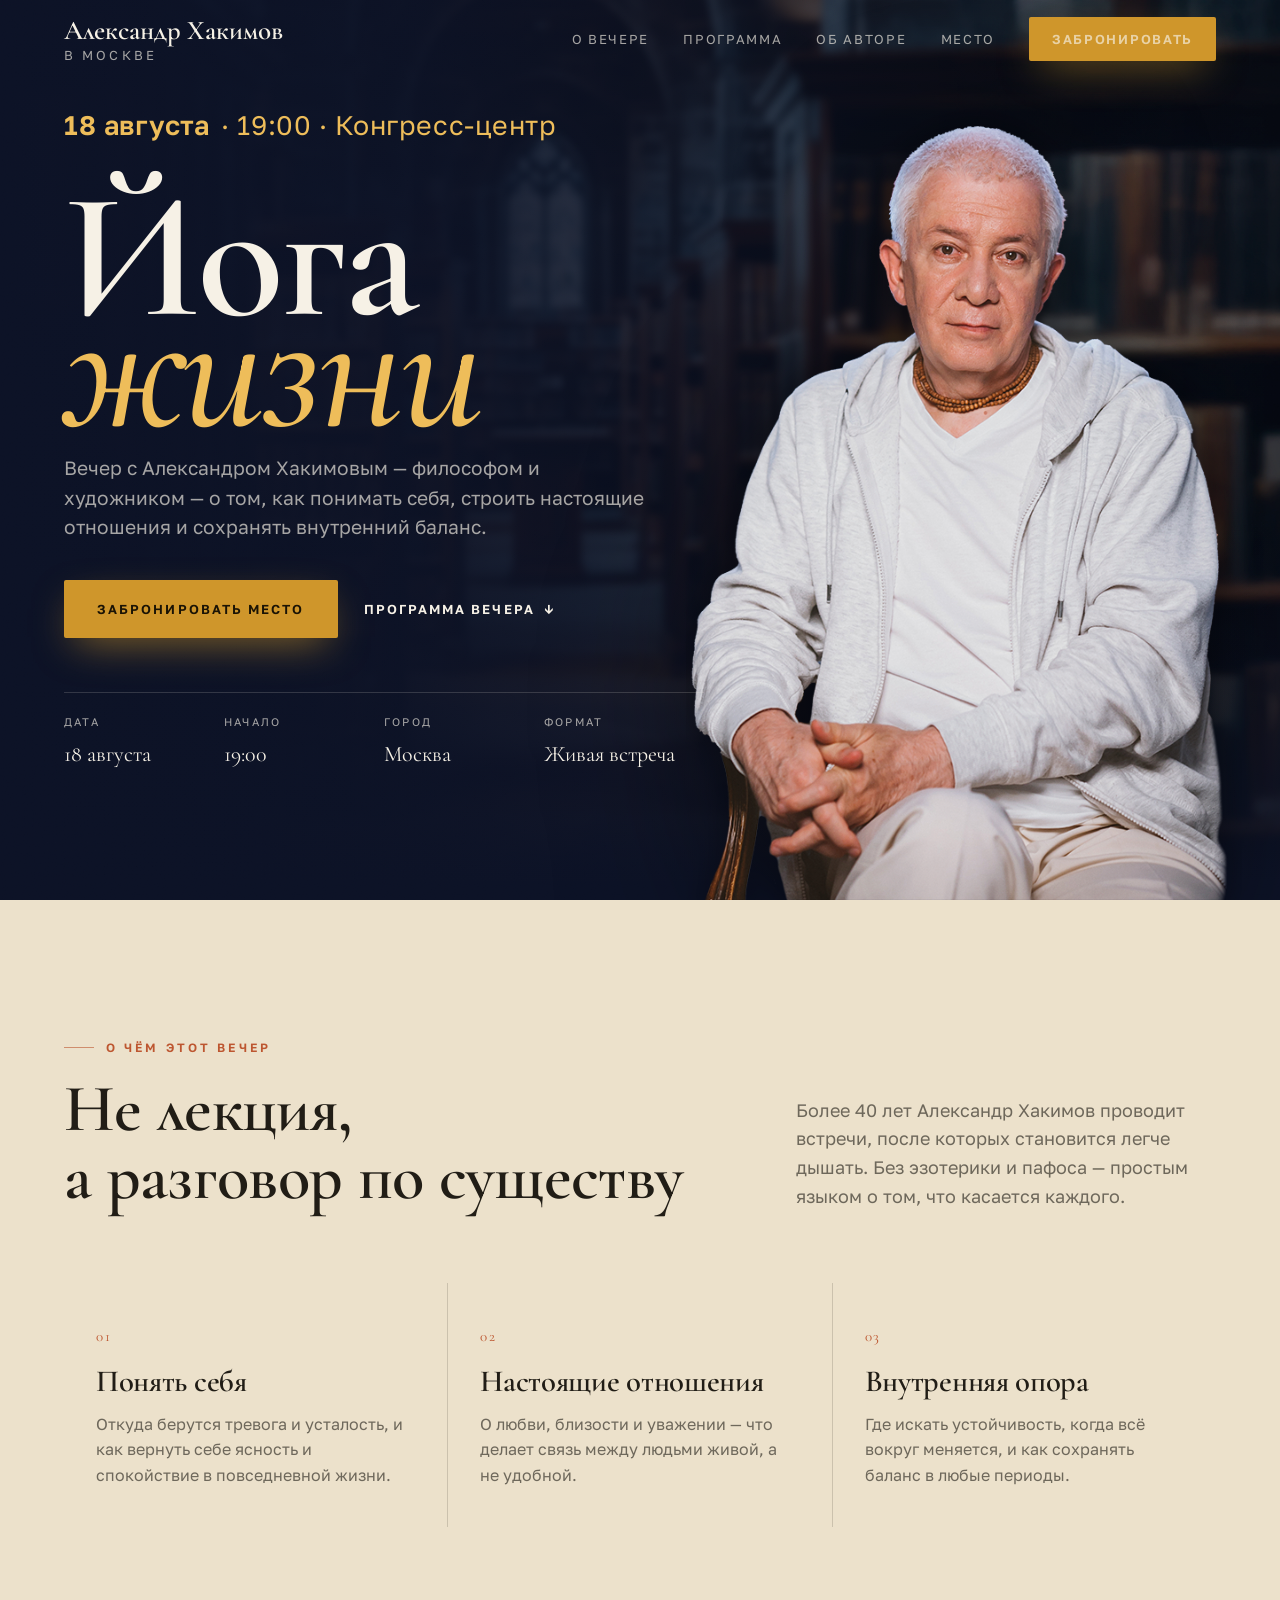
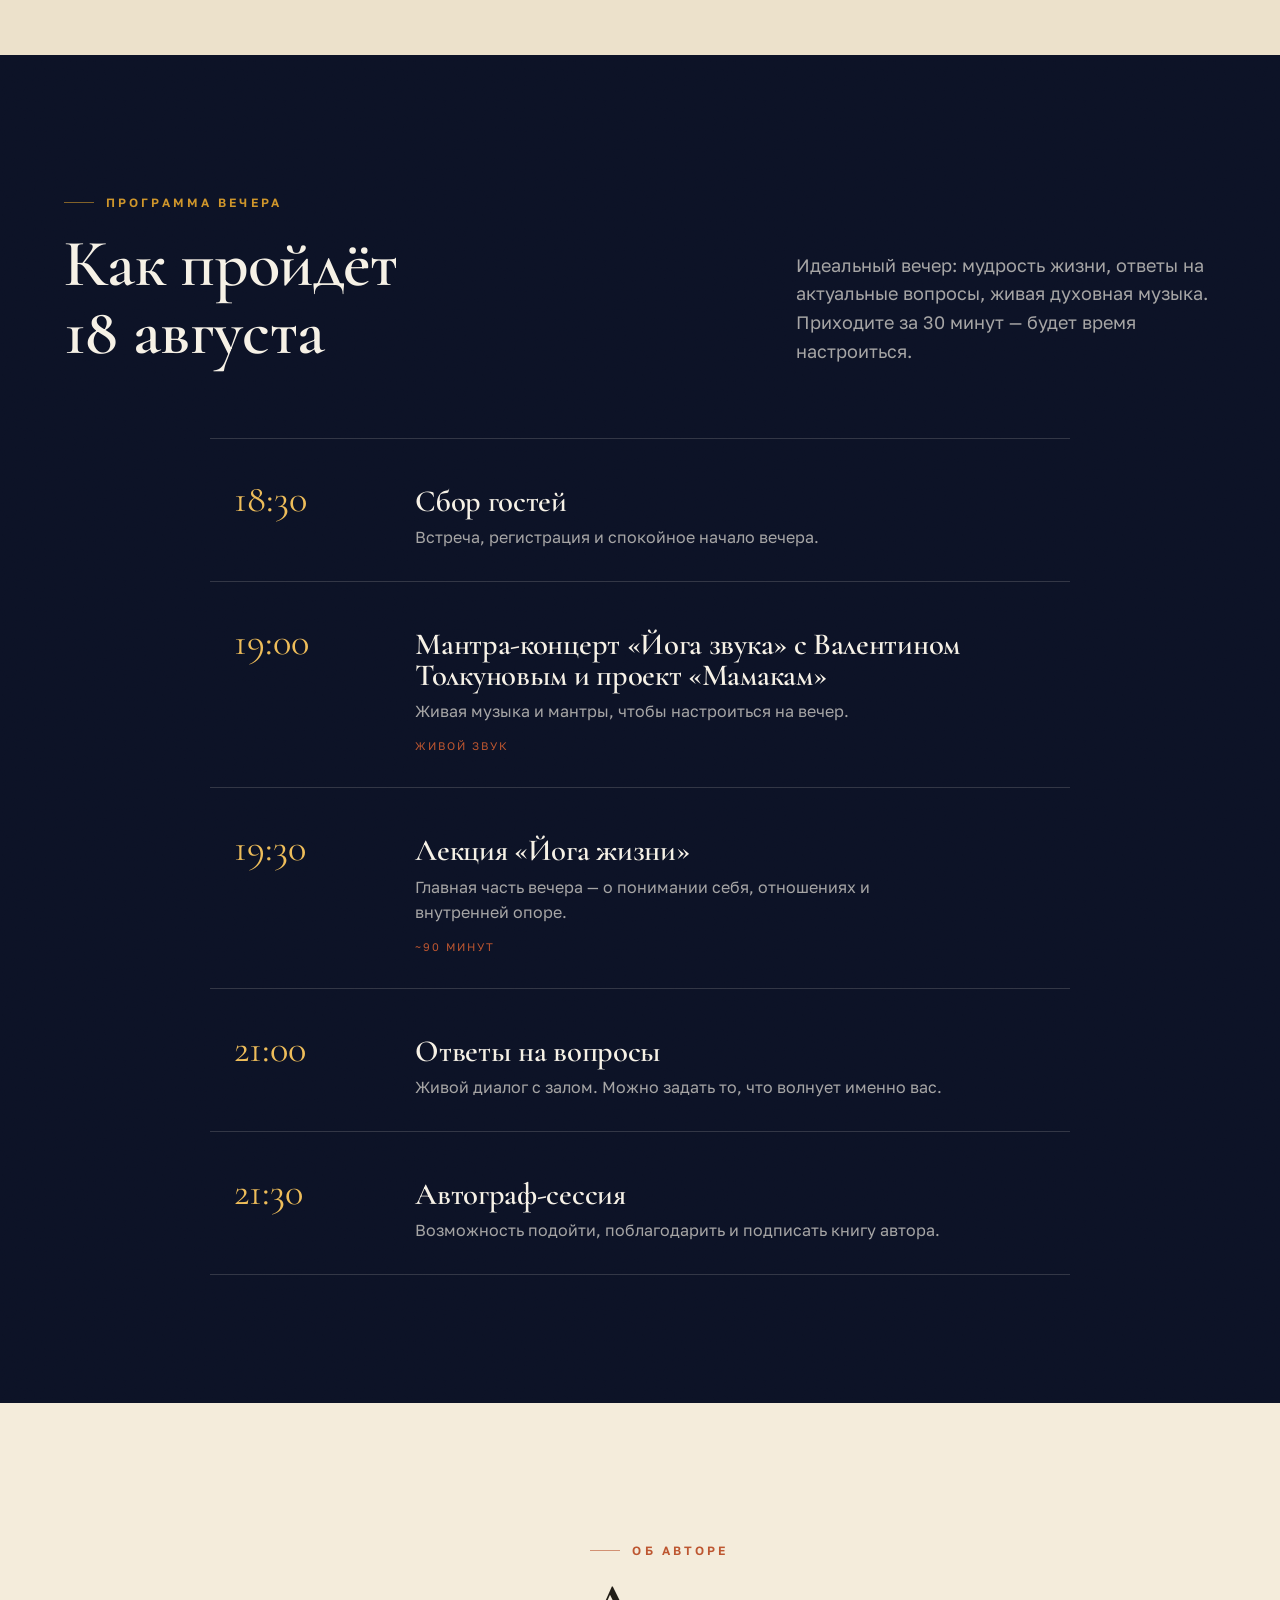
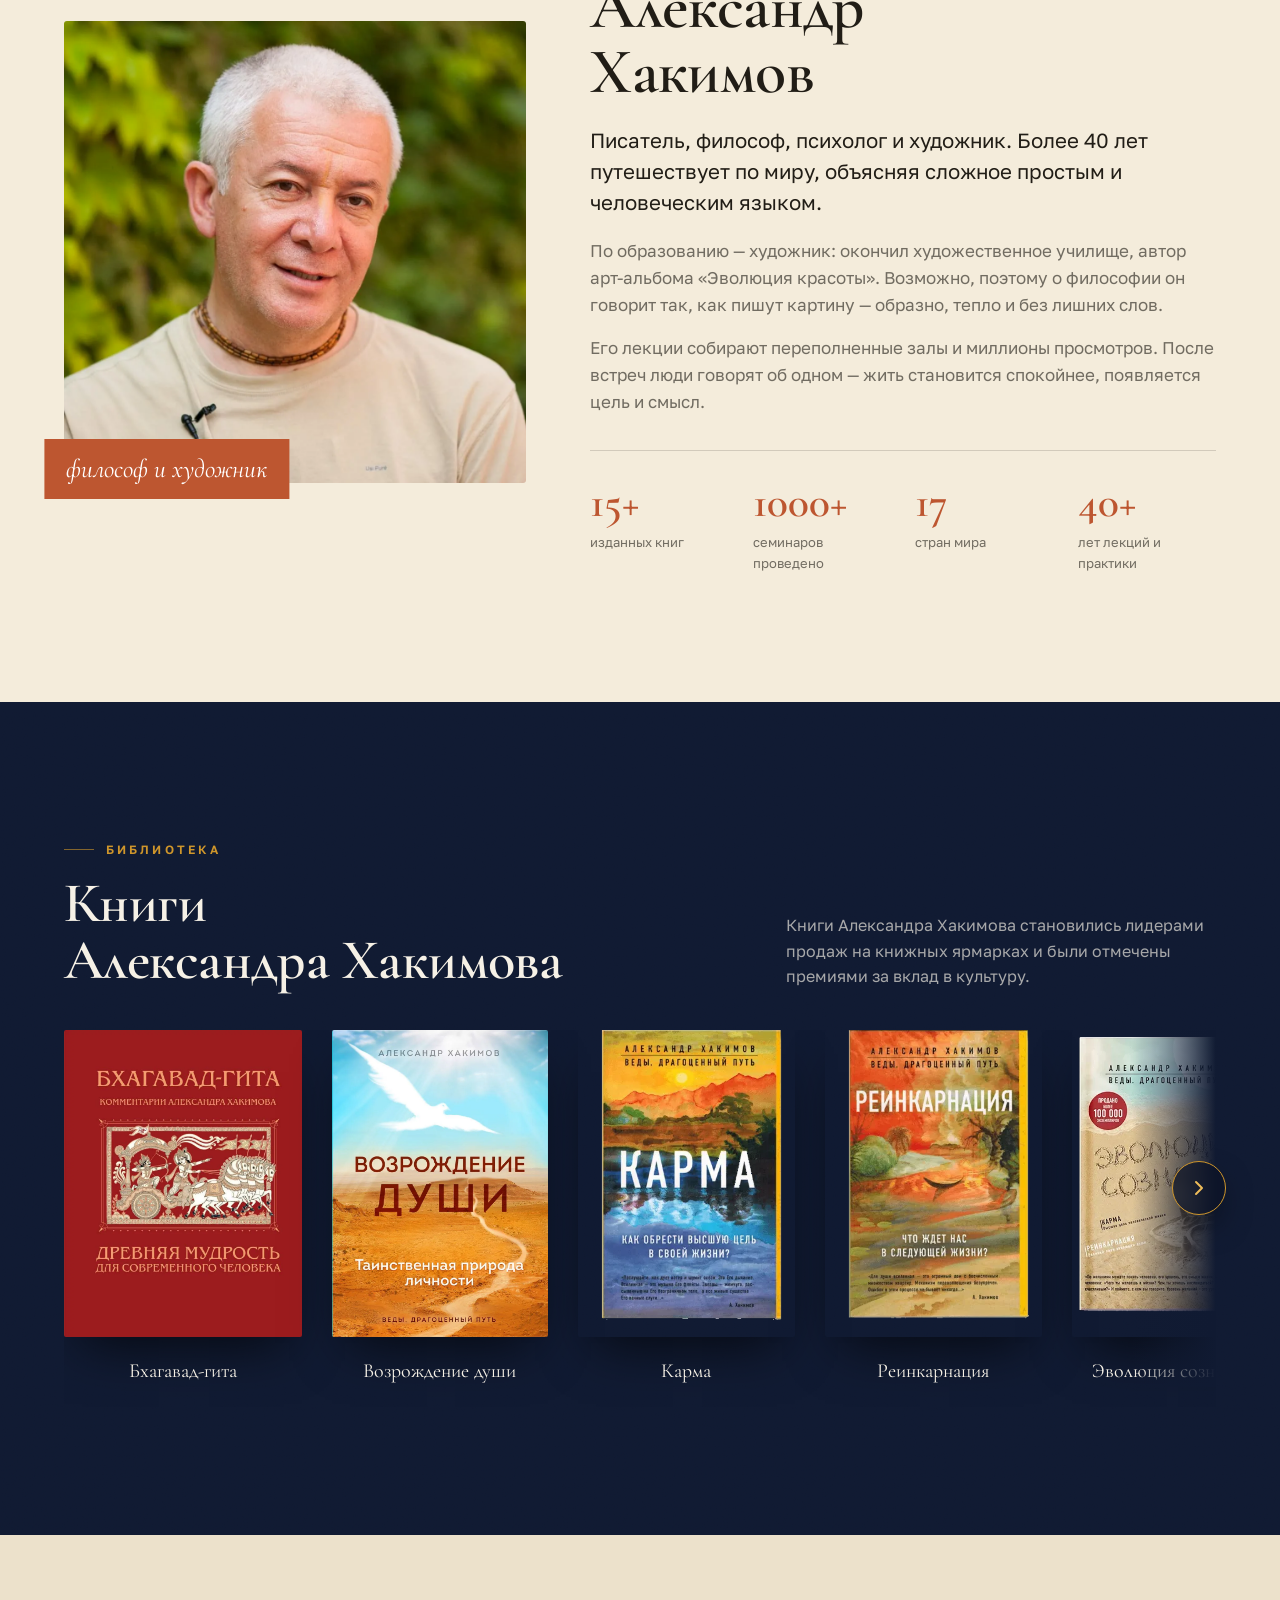
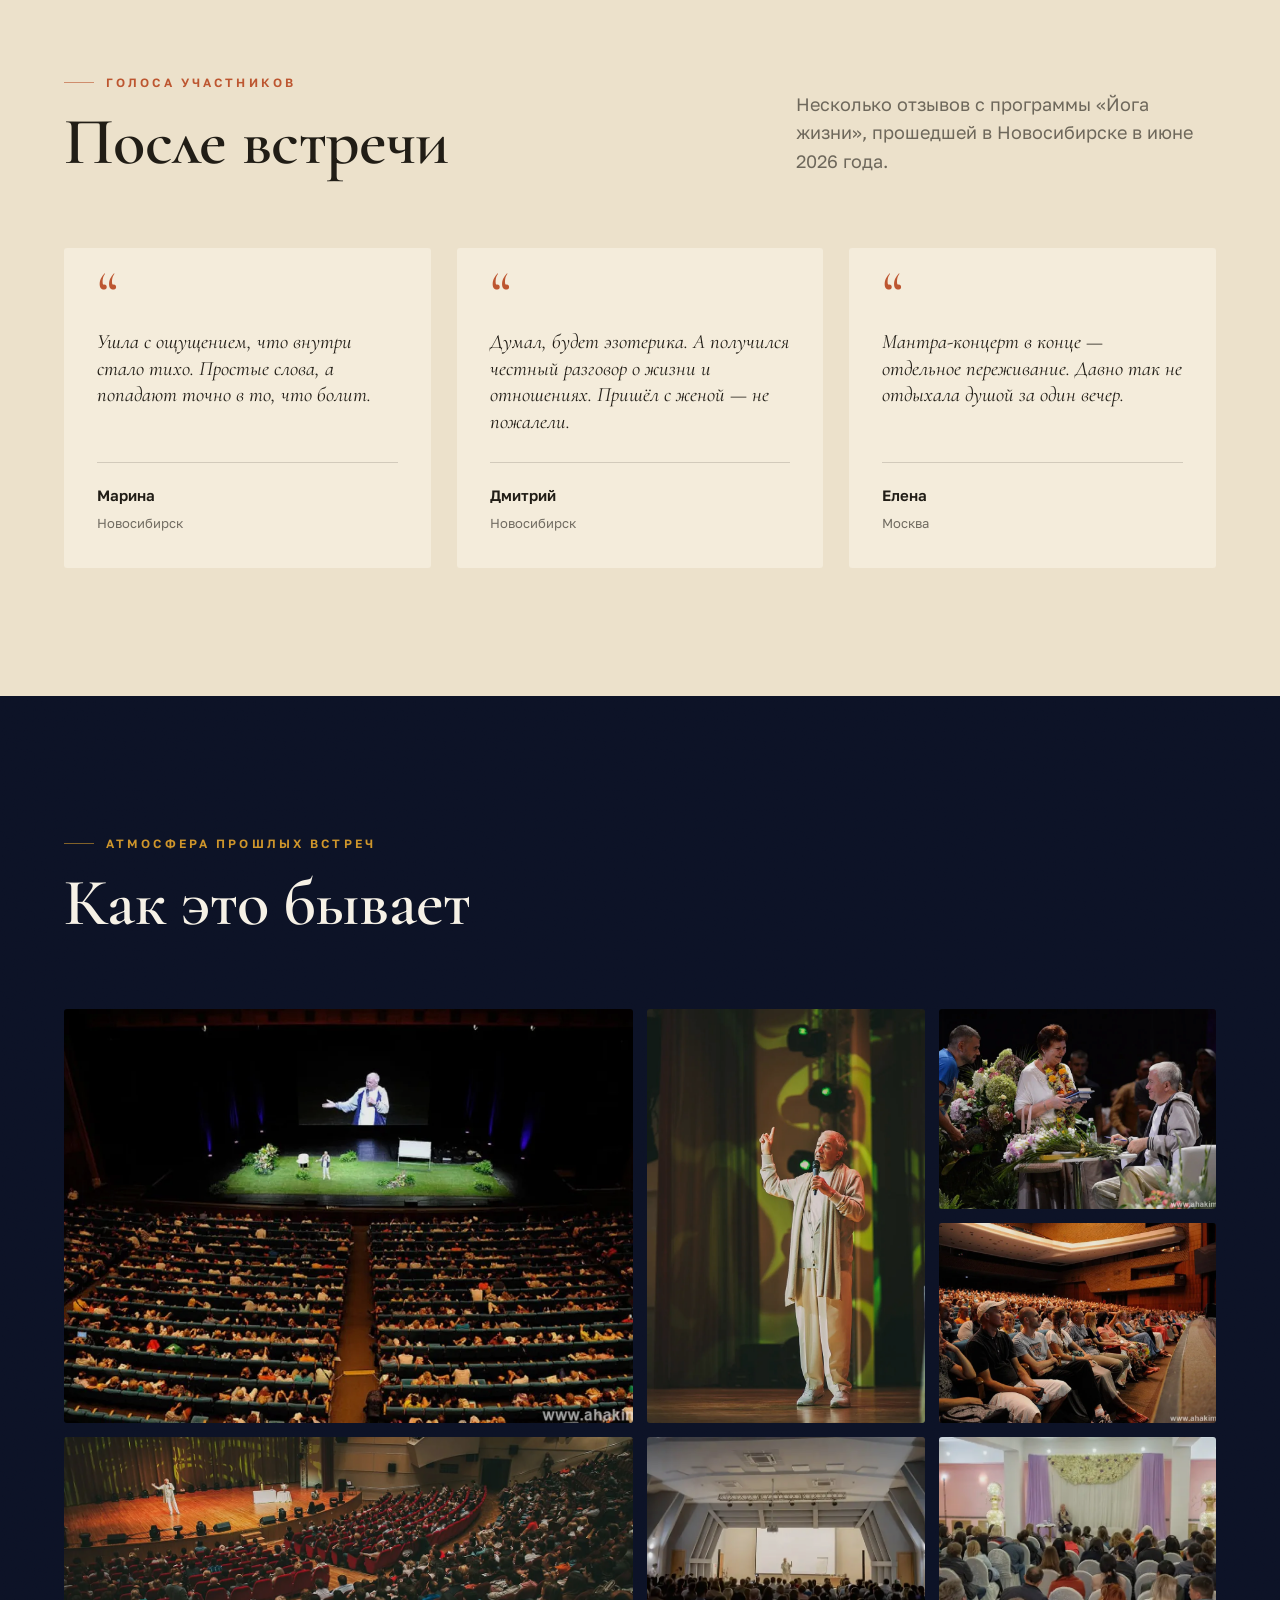
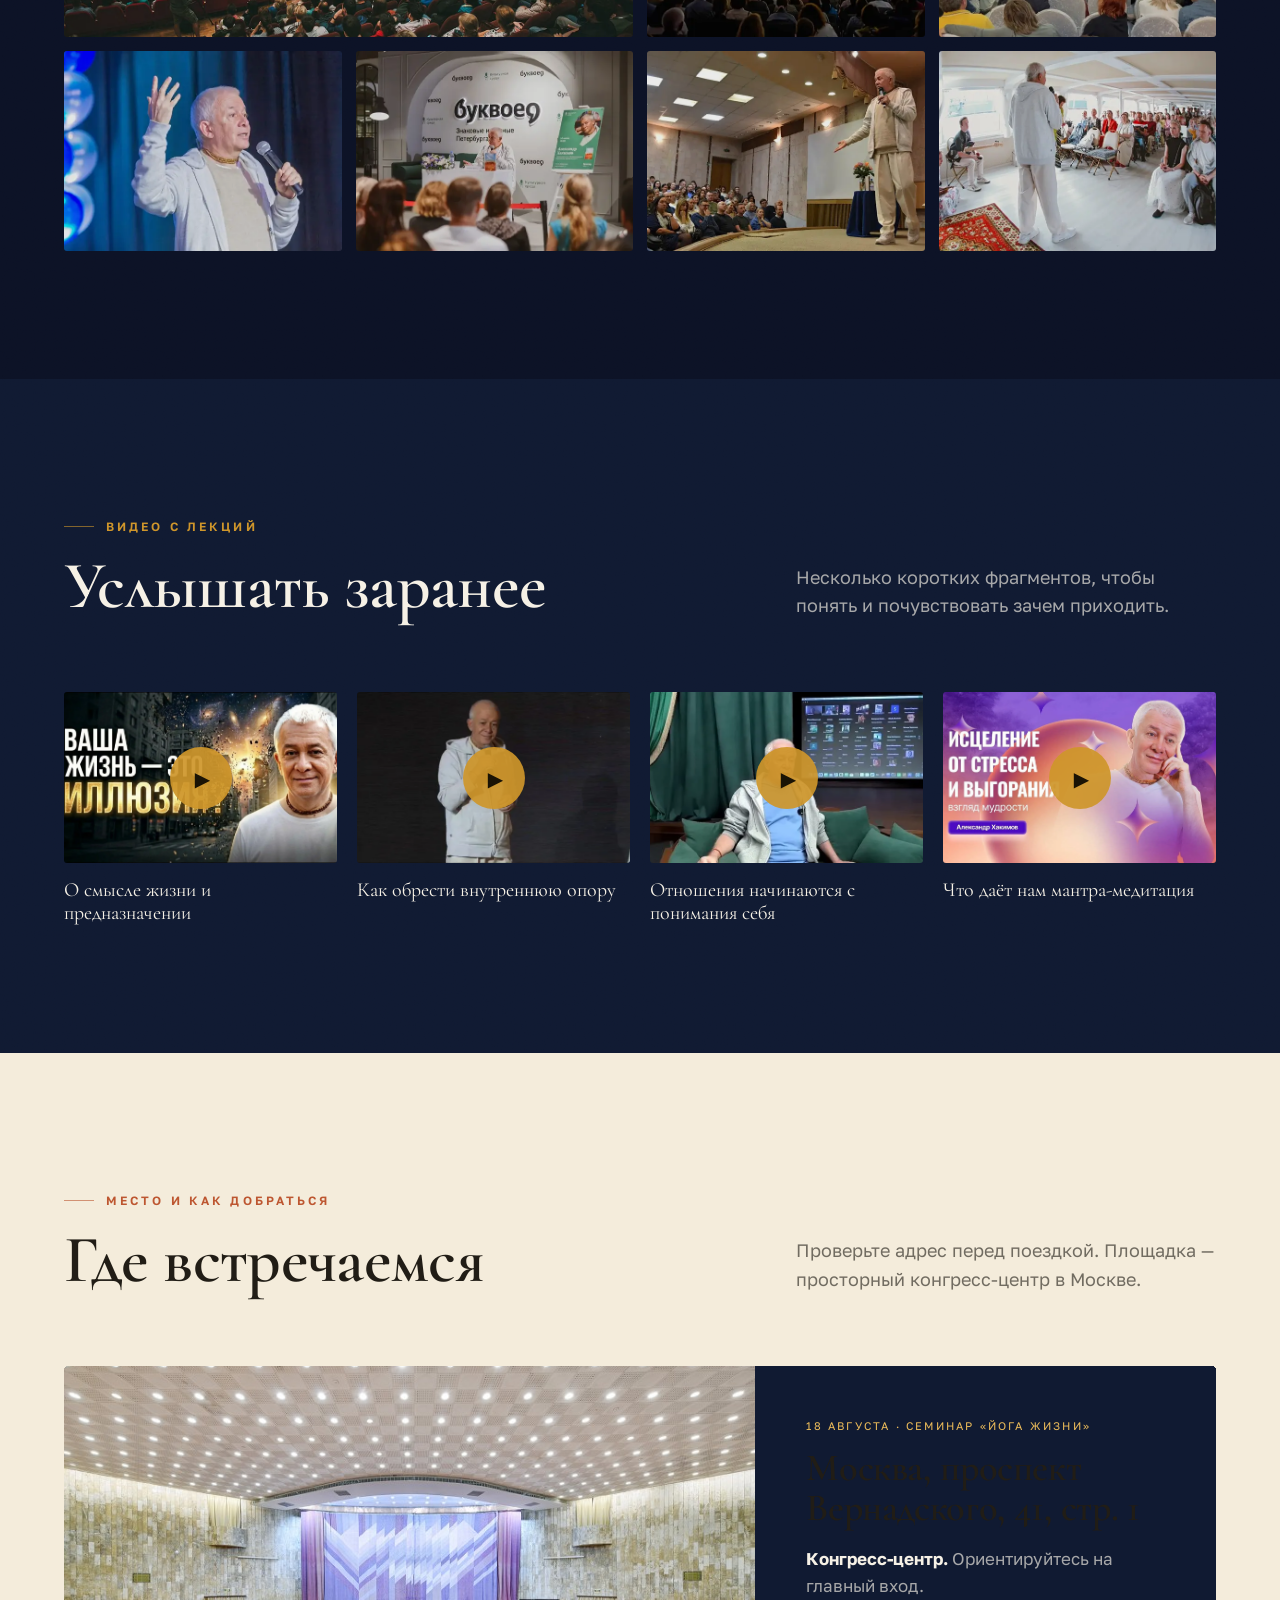
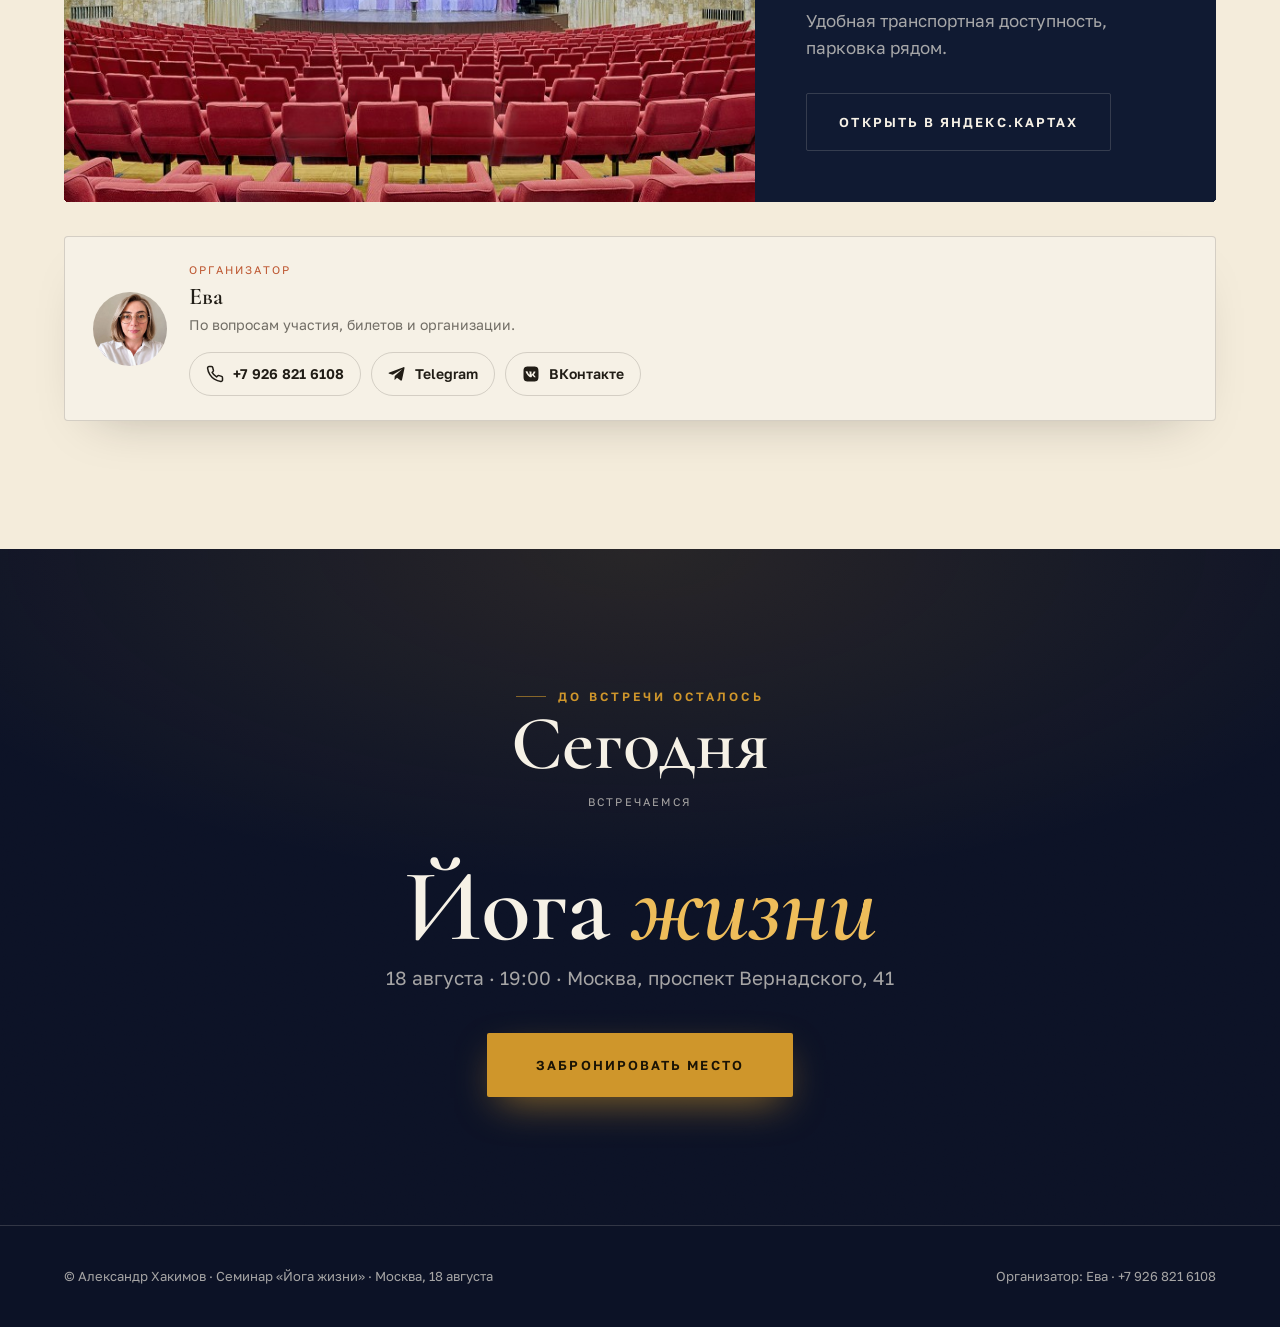
<file: index.html>
<!doctype html>
<html lang="ru">
<head>
  <meta charset="UTF-8" />
  <meta name="viewport" content="width=device-width, initial-scale=1.0" />
  <title>Александр Хакимов в Москве — семинар «Йога жизни», 18 августа</title>
  <link rel="icon" type="image/png" sizes="32x32" href="favicon-32x32.png" />
  <link rel="icon" type="image/png" sizes="16x16" href="favicon-16x16.png" />
  <link rel="apple-touch-icon" sizes="180x180" href="apple-touch-icon.png" />

  <!-- Basic SEO -->
  <meta name="description" content="Семинар Александра Хакимова «Йога жизни» в Москве, 18 августа. О том, как понимать себя, строить настоящие отношения и сохранять внутренний баланс. Живое общение и ответы на вопросы." />
  <meta name="robots" content="index, follow" />
  <link rel="canonical" href="https://hakimov.moscow/" />

  <!-- Open Graph -->
  <meta property="og:type" content="website" />
  <meta property="og:title" content="Семинар «Йога жизни» — Александр Хакимов в Москве, 18 августа" />
  <meta property="og:description" content="Вечер внутренней ясности и спокойствия с Александром Хакимовым в Москве. Живое общение и ответы на вопросы." />
  <meta property="og:image" content="https://hakimov.moscow/images/hakimov.png" />
  <meta property="og:url" content="https://hakimov.moscow/" />
  <meta property="og:locale" content="ru_RU" />
  <meta property="og:site_name" content="Александр Хакимов" />

  <!-- Twitter Card -->
  <meta name="twitter:card" content="summary_large_image" />
  <meta name="twitter:title" content="Семинар «Йога жизни» — Александр Хакимов в Москве, 18 августа" />
  <meta name="twitter:description" content="Вечер внутренней ясности и спокойствия с Александром Хакимовым в Москве." />
  <meta name="twitter:image" content="https://hakimov.moscow/images/hakimov.png" />

  <!-- Fonts -->
  <link rel="preconnect" href="https://fonts.googleapis.com">
  <link rel="preconnect" href="https://fonts.gstatic.com" crossorigin>
  <link href="https://fonts.googleapis.com/css2?family=Cormorant+Garamond:ital,wght@0,400;0,500;0,600;0,700;1,500&family=Golos+Text:wght@400;500;600;700&display=swap" rel="stylesheet">

  <link rel="stylesheet" href="styles.css" />

  <!-- Structured Data (JSON-LD) -->
  <script type="application/ld+json">
  {
    "@context": "https://schema.org",
    "@graph": [
      {
        "@type": "Person",
        "name": "Александр Хакимов",
        "description": "Александр Хакимов более 40 лет практикует мантра-медитацию и проводит лекции, которые помогают людям обрести внутреннюю ясность и ответы на важные вопросы.",
        "image": "https://hakimov.moscow/images/hakimov.png",
        "url": "https://hakimov.moscow/"
      },
      {
        "@type": "Event",
        "name": "Семинар «Йога жизни»",
        "startDate": "2026-08-18T19:00",
        "eventAttendanceMode": "https://schema.org/OfflineEventAttendanceMode",
        "eventStatus": "https://schema.org/EventScheduled",
        "location": {
          "@type": "Place",
          "name": "Конгресс-центр, Москва, проспект Вернадского, 41, стр. 1",
          "address": {
            "@type": "PostalAddress",
            "streetAddress": "проспект Вернадского, 41, стр. 1",
            "addressLocality": "Москва",
            "addressCountry": "RU"
          }
        },
        "performer": {
          "@type": "Person",
          "name": "Александр Хакимов"
        },
        "description": "Семинар о том, как понимать себя, строить настоящие отношения и сохранять внутренний баланс.",
        "image": "https://hakimov.moscow/images/card1.webp"
      }
    ]
  }
  </script>
</head>
<body>

<!-- ===== NAV ===== -->
<nav class="nav" id="nav">
  <div class="wrap nav__row">
    <a class="nav__brand" href="#top"><b>Александр Хакимов</b><span>в Москве</span></a>
    <div class="nav__links" id="navlinks">
      <a href="#evening">О вечере</a>
      <a href="#program">Программа</a>
      <a href="#author">Об авторе</a>
      <a href="#venue">Место</a>
      <a class="btn btn--primary nav__cta" href="https://cbiletom.ru/event.php?event=14104" target="_blank" rel="noopener">Забронировать</a>
    </div>
    <button class="nav__burger" id="burger" aria-label="Меню"><span></span><span></span><span></span></button>
  </div>
</nav>

<main>
<!-- ===== HERO ===== -->
<section class="hero grain" id="top">
  <div class="hero__bg"><img src="images/hero-bg-lib.png" alt="" /></div>
  <img class="hero__person" src="images/hero-person-cut.png" alt="Александр Хакимов" />
  <div class="wrap hero__inner">
    <div class="hero__date"><b>18 августа</b> · 19:00 · Конгресс-центр</div>
    <h1>Йога<em>жизни</em></h1>
    <p class="hero__lead">Вечер с Александром Хакимовым — философом и художником — о том, как понимать себя, строить настоящие отношения и сохранять внутренний баланс.</p>
    <div class="hero__actions">
      <a class="btn btn--primary" href="https://cbiletom.ru/event.php?event=14104" target="_blank" rel="noopener">Забронировать место</a>
      <a class="textlink" href="#program">Программа вечера <span class="ar">↓</span></a>
    </div>
    <dl class="hero__meta">
      <div><dt>Дата</dt><dd>18 августа</dd></div>
      <div><dt>Начало</dt><dd>19:00</dd></div>
      <div><dt>Город</dt><dd>Москва</dd></div>
      <div><dt>Формат</dt><dd>Живая встреча</dd></div>
    </dl>
  </div>
</section>

<!-- ===== ABOUT THE EVENING ===== -->
<section class="s s--paper2" id="evening">
  <div class="wrap">
    <div class="head-row reveal">
      <div>
        <span class="eyebrow" style="color:var(--terra)">О чём этот вечер</span>
        <h2 style="margin-top:18px">Не лекция,<br>а разговор по существу</h2>
      </div>
      <p class="lead">Более 40 лет Александр Хакимов проводит встречи, после которых становится легче дышать. Без эзотерики и пафоса — простым языком о том, что касается каждого.</p>
    </div>
    <div class="cols3">
      <div class="col reveal" data-d="1">
        <span class="col__num">01</span>
        <h3>Понять себя</h3>
        <p>Откуда берутся тревога и усталость, и как вернуть себе ясность и спокойствие в повседневной жизни.</p>
      </div>
      <div class="col reveal" data-d="2">
        <span class="col__num">02</span>
        <h3>Настоящие отношения</h3>
        <p>О любви, близости и уважении — что делает связь между людьми живой, а не удобной.</p>
      </div>
      <div class="col reveal" data-d="3">
        <span class="col__num">03</span>
        <h3>Внутренняя опора</h3>
        <p>Где искать устойчивость, когда всё вокруг меняется, и как сохранять баланс в любые периоды.</p>
      </div>
    </div>
  </div>
</section>

<!-- ===== PROGRAM ===== -->
<section class="s s--dark grain" id="program">
  <div class="wrap">
    <div class="head-row reveal">
      <div>
        <span class="eyebrow eyebrow--gold">Программа вечера</span>
        <h2 style="margin-top:18px">Как пройдёт<br>18 августа</h2>
      </div>
      <p class="lead">Идеальный вечер: мудрость жизни, ответы на актуальные вопросы, живая духовная музыка. Приходите за 30 минут — будет время настроиться.</p>
    </div>
    <div class="timeline">
      <div class="tl reveal"><div class="tl__time">18:30</div><div class="tl__body"><h3>Сбор гостей</h3><p>Встреча, регистрация и спокойное начало вечера.</p></div></div>
      <div class="tl reveal"><div class="tl__time">19:00</div><div class="tl__body"><h3>Мантра-концерт «Йога звука» с Валентином Толкуновым и проект «Мамакам»</h3><p>Живая музыка и мантры, чтобы настроиться на вечер.</p><span class="tl__tag">Живой звук</span></div></div>
      <div class="tl reveal"><div class="tl__time">19:30</div><div class="tl__body"><h3>Лекция «Йога жизни»</h3><p>Главная часть вечера — о понимании себя, отношениях и внутренней опоре.</p><span class="tl__tag">~90 минут</span></div></div>
      <div class="tl reveal"><div class="tl__time">21:00</div><div class="tl__body"><h3>Ответы на вопросы</h3><p>Живой диалог с залом. Можно задать то, что волнует именно вас.</p></div></div>
      <div class="tl reveal"><div class="tl__time">21:30</div><div class="tl__body"><h3>Автограф-сессия</h3><p>Возможность подойти, поблагодарить и подписать книгу автора.</p></div></div>
    </div>
  </div>
</section>

<!-- ===== AUTHOR ===== -->
<section class="s s--paper" id="author">
  <div class="wrap author">
    <div class="author__photo reveal">
      <img src="images/author.webp" alt="Александр Хакимов" />
      <span class="cap">философ и художник</span>
    </div>
    <div class="reveal" data-d="1">
      <span class="eyebrow" style="color:var(--terra)">Об авторе</span>
      <h2>Александр<br>Хакимов</h2>
      <p class="author__lead">Писатель, философ, психолог и художник. Более 40 лет путешествует по миру, объясняя сложное простым и человеческим языком.</p>
      <p class="body">По образованию — художник: окончил художественное училище, автор арт-альбома «Эволюция красоты». Возможно, поэтому о философии он говорит так, как пишут картину — образно, тепло и без лишних слов.</p>
      <p class="body">Его лекции собирают переполненные залы и миллионы просмотров. После встреч люди говорят об одном — жить становится спокойнее, появляется цель и смысл.</p>
      <div class="author__stats">
        <div><strong>15+</strong><span>изданных книг</span></div>
        <div><strong>1000+</strong><span>семинаров проведено</span></div>
        <div><strong>17</strong><span>стран мира</span></div>
        <div><strong>40+</strong><span>лет лекций и практики</span></div>
      </div>
    </div>
  </div>
</section>

<!-- ===== BOOKS ===== -->
<section class="s s--ink2 grain">
  <div class="wrap">
    <div class="books-head reveal">
      <div>
        <span class="eyebrow eyebrow--gold">Библиотека</span>
        <h2 style="margin-top:16px">Книги<br>Александра Хакимова</h2>
      </div>
      <p>Книги Александра Хакимова становились лидерами продаж на книжных ярмарках и были отмечены премиями за вклад в культуру.</p>
    </div>
    <div class="book-rail-wrap reveal">
      <div class="book-rail" id="bookRail">
        <div class="book"><img src="images/kniga1.webp" alt="" loading="lazy" /><p>Бхагавад-гита</p></div>
        <div class="book"><img src="images/kniga2.webp" alt="" loading="lazy" /><p>Возрождение души</p></div>
        <div class="book"><img src="images/kniga3.webp" alt="" loading="lazy" /><p>Карма</p></div>
        <div class="book"><img src="images/kniga4.webp" alt="" loading="lazy" /><p>Реинкарнация</p></div>
        <div class="book"><img src="images/kniga5.webp" alt="" loading="lazy" /><p>Эволюция сознания</p></div>
        <div class="book"><img src="images/kniga6.webp" alt="" loading="lazy" /><p>Иллюзия и реальность</p></div>
        <div class="book"><img src="images/kniga7.webp" alt="" loading="lazy" /><p>Священные места</p></div>
      </div>
      <button class="book-nav book-nav--prev" id="bookPrev" aria-label="Предыдущие книги">
        <svg viewBox="0 0 24 24" fill="none" stroke="currentColor" stroke-width="2" stroke-linecap="round" stroke-linejoin="round"><path d="M15 18l-6-6 6-6"/></svg>
      </button>
      <button class="book-nav book-nav--next" id="bookNext" aria-label="Листать книги">
        <svg viewBox="0 0 24 24" fill="none" stroke="currentColor" stroke-width="2" stroke-linecap="round" stroke-linejoin="round"><path d="M9 6l6 6-6 6"/></svg>
      </button>
    </div>
  </div>
</section>

<!-- ===== VOICES (placeholder testimonials — заменить на реальные) ===== -->
<section class="s s--paper2">
  <div class="wrap">
    <div class="head-row reveal">
      <div><span class="eyebrow" style="color:var(--terra)">Голоса участников</span>
      <h2 style="margin-top:16px">После встречи</h2></div>
      <p class="lead">Несколько отзывов с программы «Йога жизни», прошедшей в Новосибирске в июне 2026 года.</p>
    </div>
    <div class="voices">
      <div class="voice reveal" data-d="1"><span class="qm">“</span><p>Ушла с ощущением, что внутри стало тихо. Простые слова, а попадают точно в то, что болит.</p><div class="who"><div><b>Марина</b><br><span>Новосибирск</span></div></div></div>
      <div class="voice reveal" data-d="2"><span class="qm">“</span><p>Думал, будет эзотерика. А получился честный разговор о жизни и отношениях. Пришёл с женой — не пожалели.</p><div class="who"><div><b>Дмитрий</b><br><span>Новосибирск</span></div></div></div>
      <div class="voice reveal" data-d="3"><span class="qm">“</span><p>Мантра-концерт в конце — отдельное переживание. Давно так не отдыхала душой за один вечер.</p><div class="who"><div><b>Елена</b><br><span>Москва</span></div></div></div>
    </div>
  </div>
</section>

<!-- ===== ATMOSPHERE ===== -->
<section class="s s--dark grain">
  <div class="wrap">
    <div class="head-row reveal">
      <div><span class="eyebrow eyebrow--gold">Атмосфера прошлых встреч</span>
      <h2 style="margin-top:16px">Как это бывает</h2></div>
    </div>
    <div class="collage reveal">
      <figure class="big"><img src="images/gallery-hall.webp" alt="Зал на лекции Александра Хакимова" loading="lazy" /></figure>
      <figure class="tall"><img src="images/gallery-speaker.webp" alt="Александр Хакимов на сцене" loading="lazy" /></figure>
      <figure><img src="images/gallery-autograph.webp" alt="Автограф-сессия после лекции" loading="lazy" /></figure>
      <figure><img src="images/gallery-audience.webp" alt="Зрители на встрече" loading="lazy" /></figure>
      <figure class="wide"><img src="images/gallery-hall-red.webp" alt="Полный зал на программе «Йога жизни»" loading="lazy" /></figure>
      <figure><img src="images/gallery-1.webp" alt="" loading="lazy" /></figure>
      <figure><img src="images/gallery-4.webp" alt="" loading="lazy" /></figure>
      <figure><img src="images/gallery-2.webp" alt="" loading="lazy" /></figure>
      <figure><img src="images/gallery-3.webp" alt="" loading="lazy" /></figure>
      <figure><img src="images/gallery-5.webp" alt="" loading="lazy" /></figure>
      <figure><img src="images/gallery-6.webp" alt="" loading="lazy" /></figure>
    </div>
  </div>
</section>

<!-- ===== VIDEO ===== -->
<section class="s s--ink2 grain">
  <div class="wrap">
    <div class="head-row reveal">
      <div><span class="eyebrow eyebrow--gold">Видео с лекций</span>
      <h2 style="margin-top:16px">Услышать заранее</h2></div>
      <p class="lead">Несколько коротких фрагментов, чтобы понять и почувствовать зачем приходить.</p>
    </div>
    <div class="video-grid">
      <div class="vcard reveal" data-d="1" data-src="https://rutube.ru/play/embed/c37b8b8262df4065862bb32a28f9f34b/?skinColor=000000"><div class="vthumb"><img src="images/video/thumb1.webp" alt="" loading="lazy" /><span class="play">▶</span></div><p>О смысле жизни и предназначении</p></div>
      <div class="vcard reveal" data-d="2" data-src="https://rutube.ru/play/embed/4a441264e34bd7b2126e0b5567611962/?skinColor=000000"><div class="vthumb"><img src="images/video/thumb2.webp" alt="" loading="lazy" /><span class="play">▶</span></div><p>Как обрести внутреннюю опору</p></div>
      <div class="vcard reveal" data-d="3" data-src="https://rutube.ru/play/embed/ff895134b30916e9760fa20a554e33db/?skinColor=000000"><div class="vthumb"><img src="images/video/thumb3.webp" alt="" loading="lazy" /><span class="play">▶</span></div><p>Отношения начинаются с понимания себя</p></div>
      <div class="vcard reveal" data-src="https://rutube.ru/play/embed/045eee5f403542686835abe98c9436ce/"><div class="vthumb"><img src="images/video/thumb4.webp" alt="" loading="lazy" /><span class="play">▶</span></div><p>Что даёт нам мантра-медитация</p></div>
    </div>
  </div>
</section>

<!-- ===== VENUE / CONTACTS ===== -->
<section class="s s--paper" id="venue">
  <div class="wrap">
    <div class="head-row reveal">
      <div><span class="eyebrow" style="color:var(--terra)">Место и как добраться</span>
      <h2 style="margin-top:16px">Где встречаемся</h2></div>
      <p class="lead">Проверьте адрес перед поездкой. Площадка — просторный конгресс-центр в Москве.</p>
    </div>
    <div class="venue reveal">
      <div class="venue__photo"><img src="images/venue-1.jpg" alt="Площадка семинара" loading="lazy" /></div>
      <div class="venue__info">
        <span class="lbl">18 августа · Семинар «Йога жизни»</span>
        <h3>Москва, проспект Вернадского, 41, стр. 1</h3>
        <p><strong style="color:var(--cream)">Конгресс-центр.</strong> Ориентируйтесь на главный вход.</p>
        <p>Удобная транспортная доступность, парковка рядом.</p>
        <a class="btn btn--outline-light" href="https://yandex.ru/maps/?text=Москва, проспект Вернадского, 41, стр. 1" target="_blank" rel="noopener">Открыть в Яндекс.Картах</a>
      </div>
    </div>
    <div class="organizer reveal">
      <img src="images/organizer.webp" alt="Ева" loading="lazy" />
      <div>
        <div class="lbl">Организатор</div>
        <h4>Ева</h4>
        <p>По вопросам участия, билетов и организации.</p>
        <div class="org-contacts">
          <a class="org-chip" href="tel:+79268216108"><svg viewBox="0 0 24 24" fill="none" stroke="currentColor" stroke-width="2" stroke-linecap="round" stroke-linejoin="round"><path d="M22 16.92v3a2 2 0 0 1-2.18 2 19.79 19.79 0 0 1-8.63-3.07 19.5 19.5 0 0 1-6-6 19.79 19.79 0 0 1-3.07-8.67A2 2 0 0 1 4.11 2h3a2 2 0 0 1 2 1.72c.13.96.36 1.9.7 2.81a2 2 0 0 1-.45 2.11L8.09 9.91a16 16 0 0 0 6 6l1.27-1.27a2 2 0 0 1 2.11-.45c.9.34 1.85.57 2.81.7A2 2 0 0 1 22 16.92z"/></svg>+7 926 821 6108</a>
          <a class="org-chip org-chip--tg" href="https://t.me/+79268216108" target="_blank" rel="noopener"><svg viewBox="0 0 24 24" fill="currentColor"><path d="M21.94 4.5 18.7 19.78c-.24 1.08-.88 1.35-1.78.84l-4.93-3.63-2.38 2.29c-.26.26-.48.48-.99.48l.35-5.02 9.13-8.25c.4-.35-.09-.55-.62-.2L6.42 13.1l-4.86-1.52c-1.06-.33-1.08-1.06.22-1.57L20.57 2.9c.88-.33 1.65.2 1.37 1.6z"/></svg>Telegram</a>
          <a class="org-chip org-chip--vk" href="https://vk.ru/jivayoga_seminar" target="_blank" rel="noopener"><svg viewBox="0 0 24 24" fill="currentColor"><path d="M15.07 2H8.93C3.33 2 2 3.33 2 8.93v6.14C2 20.67 3.33 22 8.93 22h6.14c5.6 0 6.93-1.33 6.93-6.93V8.93C22 3.33 20.68 2 15.07 2zm3.07 14.27h-1.45c-.55 0-.72-.44-1.71-1.43-.86-.83-1.24-.94-1.45-.94-.3 0-.39.08-.39.5v1.31c0 .36-.12.57-1.05.57-1.55 0-3.26-.94-4.47-2.69C5.4 11.1 4.9 9.13 4.9 8.73c0-.22.08-.42.5-.42h1.45c.37 0 .51.17.66.57.71 2.06 1.9 3.86 2.39 3.86.18 0 .27-.08.27-.55V10.5c-.06-.98-.58-1.06-.58-1.41 0-.17.14-.34.36-.34h2.28c.31 0 .42.17.42.54v2.88c0 .31.14.42.23.42.18 0 .33-.11.66-.44 1.02-1.14 1.74-2.9 1.74-2.9.1-.22.27-.42.64-.42h1.45c.44 0 .53.22.44.54-.18.85-1.97 3.38-1.97 3.38-.16.25-.22.36 0 .64.16.22.69.67 1.04 1.08.64.73 1.13 1.34 1.27 1.76.12.42-.09.63-.51.63z"/></svg>ВКонтакте</a>
        </div>
      </div>
    </div>
  </div>
</section>

<!-- ===== FINAL CTA ===== -->
<section class="s final grain" id="book">
  <div class="wrap reveal">
    <span class="eyebrow eyebrow--gold">До встречи осталось</span>
    <div class="count" id="count">
      <div><b data-c="d">—</b><span>дней</span></div>
      <div><b data-c="h">—</b><span>часов</span></div>
      <div><b data-c="m">—</b><span>минут</span></div>
    </div>
    <h2>Йога <em>жизни</em></h2>
    <p class="final__sub">18 августа · 19:00 · Москва, проспект Вернадского, 41</p>
    <a class="btn btn--primary" href="https://cbiletom.ru/event.php?event=14104" target="_blank" rel="noopener" style="min-height:64px;padding:0 48px">Забронировать место</a>
  </div>
</section>
</main>

<footer class="foot">
  <div class="wrap">
    <span>© Александр Хакимов · Семинар «Йога жизни» · Москва, 18 августа</span>
    <span>Организатор: Ева · +7 926 821 6108</span>
  </div>
</footer>

<script>
// nav scroll state + mobile menu
const nav=document.getElementById('nav');
addEventListener('scroll',()=>nav.classList.toggle('scrolled',scrollY>40),{passive:true});
document.getElementById('burger').addEventListener('click',()=>nav.classList.toggle('open'));
document.getElementById('navlinks').addEventListener('click',e=>{if(e.target.tagName==='A')nav.classList.remove('open');});

// reveal on scroll
const io=new IntersectionObserver((es)=>{es.forEach(e=>{if(e.isIntersecting){e.target.classList.add('in');io.unobserve(e.target);}});},{threshold:.15});
document.querySelectorAll('.reveal').forEach(el=>io.observe(el));

// book rail scroll arrows
(()=>{
  const rail=document.getElementById('bookRail');if(!rail)return;
  const wrap=rail.closest('.book-rail-wrap'),prev=document.getElementById('bookPrev'),next=document.getElementById('bookNext');
  const step=()=>{const b=rail.querySelector('.book');return b?b.offsetWidth+30:rail.clientWidth*.7;};
  function update(){
    const max=rail.scrollWidth-rail.clientWidth,x=rail.scrollLeft;
    const atStart=x<=4,atEnd=x>=max-4,overflow=max>4;
    wrap.classList.toggle('can-prev',overflow&&!atStart);
    wrap.classList.toggle('can-next',overflow&&!atEnd);
    prev.hidden=!overflow||atStart;
    next.hidden=!overflow||atEnd;
  }
  prev.addEventListener('click',()=>{wrap.classList.add('touched');rail.scrollBy({left:-step(),behavior:'smooth'});});
  next.addEventListener('click',()=>{wrap.classList.add('touched');rail.scrollBy({left:step(),behavior:'smooth'});});
  rail.addEventListener('scroll',()=>{wrap.classList.add('touched');update();},{passive:true});
  addEventListener('resize',update,{passive:true});
  addEventListener('load',update);update();
})();

// video lazy embed
document.querySelectorAll('.vcard[data-src]').forEach(c=>{
  c.addEventListener('click',()=>{
    const t=c.querySelector('.vthumb');
    t.innerHTML='<iframe src="'+c.getAttribute('data-src')+'" allow="clipboard-write; autoplay" allowfullscreen loading="lazy"></iframe>';
  });
});

// countdown
const target=new Date('2026-08-18T19:00:00+03:00').getTime();
function tick(){
  const diff=target-Date.now();
  const wrap=document.getElementById('count');
  if(diff<=0){wrap.innerHTML='<div><b>Сегодня</b><span>встречаемся</span></div>';return;}
  const d=Math.floor(diff/864e5),h=Math.floor(diff%864e5/36e5),m=Math.floor(diff%36e5/6e4);
  wrap.querySelector('[data-c=d]').textContent=d;
  wrap.querySelector('[data-c=h]').textContent=h;
  wrap.querySelector('[data-c=m]').textContent=m;
}
tick();setInterval(tick,30000);
</script>
</body>
</html>
</file>
<file: styles.css>
*{box-sizing:border-box;margin:0;padding:0}
:root{
  --ink:#0c1226;
  --ink-2:#101a32;
  --paper:#f4ecdb;
  --paper-2:#ece1cb;
  --cream:#f6f1e6;
  --ink-text:#211d16;
  --muted-dark:rgba(246,241,230,.66);
  --muted-light:rgba(33,29,22,.62);
  --line-dark:rgba(246,241,230,.16);
  --line-light:rgba(33,29,22,.16);
  --gold:#cf962b;
  --gold-2:#eebd5a;
  --terra:#bd5630;
  --serif:'Cormorant Garamond',Georgia,'Times New Roman',serif;
  --sans:'Golos Text',system-ui,-apple-system,sans-serif;
  --container:1240px;
  --pad:clamp(22px,5vw,64px);
}
html{scroll-behavior:smooth}
body{
  background:var(--ink);
  color:var(--cream);
  font-family:var(--sans);
  font-size:17px;
  line-height:1.6;
  -webkit-font-smoothing:antialiased;
  overflow-x:hidden;
}
img{max-width:100%;display:block}
a{color:inherit;text-decoration:none}
h1,h2,h3,h4{font-family:var(--serif);font-weight:600;line-height:1.02;letter-spacing:-.01em}

.wrap{width:min(var(--container),calc(100% - 2*var(--pad)));margin-inline:auto}
.eyebrow{
  font-family:var(--sans);font-size:12px;font-weight:600;
  letter-spacing:.26em;text-transform:uppercase;white-space:nowrap;
  display:inline-flex;align-items:center;gap:12px;
}
.eyebrow::before{content:"";width:30px;height:1px;background:currentColor;opacity:.6}
.eyebrow--gold{color:var(--gold)}

/* sections */
.s{padding:clamp(72px,10vw,140px) 0;position:relative}
.s--dark{background:var(--ink);color:var(--cream)}
.s--ink2{background:var(--ink-2);color:var(--cream)}
.s--paper{background:var(--paper);color:var(--ink-text)}
.s--paper2{background:var(--paper-2);color:var(--ink-text)}

/* grain overlay for dark sections */
.grain::after{
  content:"";position:absolute;inset:0;pointer-events:none;z-index:1;
  opacity:.05;mix-blend-mode:overlay;
  background-image:url("data:image/svg+xml,%3Csvg xmlns='http://www.w3.org/2000/svg' width='160' height='160'%3E%3Cfilter id='n'%3E%3CfeTurbulence type='fractalNoise' baseFrequency='.9' numOctaves='2'/%3E%3C/filter%3E%3Crect width='100%25' height='100%25' filter='url(%23n)'/%3E%3C/svg%3E");
}
.s>.wrap{position:relative;z-index:2}

/* buttons */
.btn{
  display:inline-flex;align-items:center;justify-content:center;gap:11px;
  min-height:58px;padding:0 32px;border-radius:2px;
  font-family:var(--sans);font-size:13px;font-weight:600;letter-spacing:.16em;
  text-transform:uppercase;cursor:pointer;border:1px solid transparent;
  transition:transform .35s cubic-bezier(.2,.8,.2,1),background .3s,color .3s,box-shadow .3s;
}
.btn--primary{background:var(--gold);color:#1a1305;box-shadow:0 14px 40px -12px rgba(207,150,43,.7)}
.btn--primary:hover{transform:translateY(-3px);background:var(--gold-2);box-shadow:0 20px 50px -12px rgba(207,150,43,.85)}
.btn--outline-light{border-color:var(--line-dark);color:var(--cream)}
.btn--outline-light:hover{border-color:var(--gold-2);color:var(--gold-2)}
.btn--outline-dark{border-color:var(--line-light);color:var(--ink-text)}
.btn--outline-dark:hover{border-color:var(--terra);color:var(--terra)}
.textlink{display:inline-flex;align-items:center;gap:9px;font-size:13px;font-weight:600;letter-spacing:.16em;text-transform:uppercase}
.textlink .ar{transition:transform .3s}
.textlink:hover .ar{transform:translateY(4px)}

/* ===== NAV ===== */
.nav{position:fixed;inset:0 0 auto;z-index:50;transition:background .4s,backdrop-filter .4s,border-color .4s;border-bottom:1px solid transparent}
.nav.scrolled{background:rgba(12,18,38,.82);backdrop-filter:blur(14px);border-color:var(--line-dark)}
.nav__row{display:flex;align-items:center;justify-content:space-between;height:78px}
.nav__brand{display:flex;flex-direction:column;gap:5px;line-height:1}
.nav__brand b{font-family:var(--serif);font-size:27px;font-weight:600;white-space:nowrap;line-height:1}
.nav__brand span{font-size:13px;letter-spacing:.24em;text-transform:uppercase;color:var(--muted-dark);white-space:nowrap;line-height:1}
.nav__links{display:flex;align-items:center;gap:34px}
.nav__links a{position:relative;font-size:13px;letter-spacing:.13em;text-transform:uppercase;color:var(--muted-dark);transition:color .25s;white-space:nowrap}
.nav__links a:not(.btn)::after{content:"";position:absolute;left:0;bottom:-6px;width:0;height:1px;background:var(--gold-2);transition:width .3s cubic-bezier(.2,.8,.2,1)}
.nav__links a:not(.btn):hover::after{width:100%}
.nav__links a:hover{color:var(--cream)}
.nav__cta{padding:0 22px;min-height:44px;font-size:11px}
.nav__cta:hover{transform:none}
.nav__burger{display:none;flex-direction:column;gap:5px;background:none;border:0;cursor:pointer;padding:8px}
.nav__burger span{width:24px;height:2px;background:var(--cream);transition:.3s}

/* ===== HERO ===== */
.hero{position:relative;min-height:100svh;display:flex;align-items:flex-start;overflow:hidden;background:var(--ink)}
.hero__bg{position:absolute;inset:0;z-index:0}
.hero__bg img{width:100%;height:100%;object-fit:cover;object-position:center;opacity:.6}
.hero__bg::after{content:"";position:absolute;inset:0;
  background:linear-gradient(90deg,var(--ink) 0%,rgba(12,18,38,.92) 32%,rgba(12,18,38,.55) 56%,rgba(12,18,38,.15) 78%,transparent 100%),
  linear-gradient(0deg,var(--ink) 2%,transparent 42%);}
.hero__person{position:absolute;bottom:0;right:max(clamp(-40px,3vw,90px),calc(50% - 700px));z-index:1;height:min(98svh,1160px);width:auto;filter:drop-shadow(0 30px 70px rgba(0,0,0,.5));pointer-events:none}
.hero__inner{position:relative;z-index:3;padding-top:clamp(84px,7.5vh,92px);padding-bottom:50px}
.hero__date{margin:20px 0 28px;display:flex;width:fit-content;white-space:nowrap;align-items:center;gap:12px;font-size:clamp(21px,2.1vw,30px);letter-spacing:.02em;color:var(--gold-2)}
.hero__date b{font-weight:600}
.hero h1{font-size:clamp(76px,14vw,224px);line-height:.62;letter-spacing:-.02em;font-weight:600;margin-top:clamp(28px,4.2vw,64px)}
.hero h1 em{display:block;font-style:italic;font-weight:500;color:var(--gold-2)}
.hero__lead{max-width:580px;margin:30px 0 38px;font-size:clamp(18px,1.5vw,21px);color:var(--muted-dark);line-height:1.55}
.hero__actions{display:flex;align-items:center;gap:26px;flex-wrap:wrap}
.hero__meta{margin-top:54px;display:flex;flex-wrap:wrap;gap:0;border-top:1px solid var(--line-dark);max-width:640px}
.hero__meta div{flex:1 1 140px;padding:20px 22px 0 0;}
.hero__meta dt{font-size:11px;letter-spacing:.2em;text-transform:uppercase;color:var(--muted-dark);margin-bottom:6px}
.hero__meta dd{font-family:var(--serif);font-size:22px}
.hero__scroll{position:absolute;bottom:26px;left:50%;transform:translateX(-50%);z-index:4;font-size:11px;letter-spacing:.24em;text-transform:uppercase;color:var(--muted-dark);display:flex;flex-direction:column;align-items:center;gap:8px}
.hero__scroll i{width:1px;height:38px;background:linear-gradient(var(--gold-2),transparent);animation:scrolldot 2s infinite}
@keyframes scrolldot{0%{transform:scaleY(0);transform-origin:top}45%{transform:scaleY(1);transform-origin:top}55%{transform:scaleY(1);transform-origin:bottom}100%{transform:scaleY(0);transform-origin:bottom}}

/* ===== QUOTE BAND ===== */
.quoteband{text-align:center}
.quoteband .mark{font-family:var(--serif);font-size:120px;line-height:.5;color:var(--terra);opacity:.5;display:block;height:60px}
.quoteband blockquote{font-family:var(--serif);font-style:italic;font-weight:500;font-size:clamp(34px,5.5vw,72px);line-height:1.08;max-width:14ch;margin:18px auto 28px;letter-spacing:-.01em}
.quoteband cite{font-style:normal;font-size:13px;letter-spacing:.2em;text-transform:uppercase;color:var(--terra)}

/* ===== ABOUT EVENING (numbered) ===== */
.head-row{display:flex;justify-content:space-between;align-items:flex-end;gap:40px;flex-wrap:wrap;margin-bottom:clamp(40px,6vw,72px)}
.head-row h2{font-size:clamp(40px,5.2vw,76px)}
.head-row .lead{max-width:420px;color:var(--muted-light);font-size:18px}
.s--dark .head-row .lead,.s--ink2 .head-row .lead{color:var(--muted-dark)}
.cols3{display:grid;grid-template-columns:repeat(3,1fr);gap:1px;background:var(--line-light)}
.s--dark .cols3,.s--ink2 .cols3{background:var(--line-dark)}
.col{background:var(--paper);padding:clamp(28px,3vw,44px) clamp(24px,2.5vw,38px);position:relative;transition:background .4s}
.col::after{content:"";position:absolute;left:0;top:0;height:3px;width:0;background:var(--terra);transition:width .5s cubic-bezier(.2,.8,.2,1)}
.col:hover::after{width:100%}
.s--dark .col,.s--ink2 .col{background:var(--ink)}
.s--paper2 .col{background:var(--paper-2)}
.col__num{font-family:var(--serif);font-size:15px;color:var(--terra);letter-spacing:.1em}
.col h3{font-size:clamp(26px,2.4vw,34px);margin:18px 0 14px}
.col p{color:var(--muted-light);font-size:16px}
.s--dark .col p,.s--ink2 .col p{color:var(--muted-dark)}

/* ===== PROGRAM TIMELINE ===== */
.timeline{max-width:860px;margin-inline:auto}
.tl{position:relative;display:grid;grid-template-columns:130px 1fr;gap:clamp(20px,4vw,54px);padding:30px 0 30px 24px;border-top:1px solid var(--line-dark);align-items:baseline;transition:background .45s}
.tl::before{content:"";position:absolute;left:0;top:-1px;bottom:0;width:2px;background:var(--gold-2);transform:scaleY(0);transform-origin:center;transition:transform .45s cubic-bezier(.2,.8,.2,1)}
.tl:last-child{border-bottom:1px solid var(--line-dark)}
.tl:hover{background:linear-gradient(90deg,rgba(238,189,90,.09),transparent 58%)}
.tl:hover::before{transform:scaleY(1)}
.tl__time{font-family:var(--serif);font-size:clamp(28px,3vw,40px);color:var(--gold-2);transition:text-shadow .45s}
.tl:hover .tl__time{text-shadow:0 0 28px rgba(238,189,90,.6)}
.tl__body h3{font-size:clamp(24px,2.4vw,32px);margin-bottom:8px}
.tl__body p{color:var(--muted-dark);font-size:16px;max-width:54ch}
.tl__tag{display:inline-block;margin-top:12px;font-size:11px;letter-spacing:.18em;text-transform:uppercase;color:var(--terra)}

/* ===== AUTHOR ===== */
.author{display:grid;grid-template-columns:0.85fr 1.15fr;gap:clamp(34px,5vw,80px);align-items:center}
.author__photo{position:relative}
.author__photo img{width:100%;border-radius:3px;filter:saturate(1.02)}
.author__photo .cap{position:absolute;left:0;bottom:-16px;transform:translateX(-8%);background:var(--terra);color:#fff;font-family:var(--serif);font-style:italic;font-size:clamp(20px,2vw,28px);padding:10px 22px}
.author h2{font-size:clamp(44px,5vw,80px);margin:14px 0 22px}
.author__lead{font-size:clamp(18px,1.6vw,22px);line-height:1.5;margin-bottom:18px}
.author p.body{color:var(--muted-light);margin-bottom:16px}
.author__stats{display:grid;grid-template-columns:repeat(4,1fr);gap:24px;margin-top:34px;border-top:1px solid var(--line-light);padding-top:30px}
.author__stats strong{font-family:var(--serif);font-size:clamp(34px,3.4vw,50px);font-weight:600;display:block;color:var(--terra);line-height:1}
.author__stats span{font-size:13px;color:var(--muted-light);display:block;margin-top:8px}

/* ===== BOOKS ===== */
.books-head{display:flex;justify-content:space-between;align-items:flex-end;flex-wrap:wrap;gap:20px;margin-bottom:40px}
.books-head h2{font-size:clamp(36px,4.4vw,64px)}
.books-head p{max-width:430px;color:var(--muted-dark);font-size:16px}
.book-rail{display:flex;gap:30px;align-items:flex-end;overflow-x:auto;padding-bottom:20px;scroll-snap-type:x mandatory;scrollbar-width:thin}
.book-rail::-webkit-scrollbar{height:4px}
.book-rail::-webkit-scrollbar-thumb{background:var(--line-dark);border-radius:4px}
.book{flex:0 0 auto;scroll-snap-align:start;display:flex;flex-direction:column;align-items:center}
.book img{height:clamp(250px,24vw,320px);width:auto;border-radius:2px;box-shadow:0 24px 50px -18px rgba(0,0,0,.7);transition:transform .4s}
.book:hover img{transform:translateY(-8px)}
.book p{margin-top:18px;font-family:var(--serif);font-size:20px;text-align:center}
/* book rail scroll affordance */
.book-rail-wrap{position:relative}
.book-rail-wrap::before,.book-rail-wrap::after{content:"";position:absolute;top:0;bottom:20px;width:84px;pointer-events:none;z-index:2;opacity:0;transition:opacity .3s}
.book-rail-wrap::before{left:0;background:linear-gradient(90deg,var(--ink-2),transparent)}
.book-rail-wrap::after{right:0;background:linear-gradient(270deg,var(--ink-2),transparent)}
.book-rail-wrap.can-prev::before{opacity:1}
.book-rail-wrap.can-next::after{opacity:1}
.book-nav{position:absolute;top:calc(50% - 30px);transform:translateY(-50%);z-index:3;width:54px;height:54px;border-radius:50%;border:1px solid var(--gold);background:rgba(12,18,38,.72);backdrop-filter:blur(4px);color:var(--gold-2);display:flex;align-items:center;justify-content:center;cursor:pointer;box-shadow:0 14px 34px -10px rgba(0,0,0,.7);transition:opacity .3s,transform .25s,background .25s,color .25s}
.book-nav svg{width:24px;height:24px}
.book-nav:hover{background:var(--gold);color:var(--ink);transform:translateY(-50%) scale(1.06)}
.book-nav--prev{left:-10px}
.book-nav--next{right:-10px}
.book-nav[hidden]{opacity:0;pointer-events:none;visibility:hidden}
.book-nav--next:not([hidden]){animation:bookNudge 1.8s ease-in-out 3}
.book-rail-wrap.touched .book-nav--next{animation:none}
@keyframes bookNudge{0%,100%{transform:translateY(-50%) translateX(0)}50%{transform:translateY(-50%) translateX(6px)}}
@media (max-width:760px){.book-nav{display:none}.book-rail-wrap::before,.book-rail-wrap::after{width:48px}}

/* ===== VOICES ===== */
.voices{display:grid;grid-template-columns:repeat(3,1fr);gap:clamp(18px,2vw,28px)}
.voice{background:var(--paper);padding:clamp(28px,2.6vw,40px);border-radius:3px;display:flex;flex-direction:column;transition:transform .4s cubic-bezier(.2,.8,.2,1),box-shadow .4s}
.voice:hover{transform:translateY(-7px);box-shadow:0 34px 60px -32px rgba(33,29,22,.4)}
.voice .qm{font-family:var(--serif);font-size:64px;line-height:.4;color:var(--terra);height:34px}
.voice p{font-family:var(--serif);font-size:clamp(20px,1.6vw,24px);font-style:italic;line-height:1.3;margin:14px 0 26px;flex:1}
.voice .who{display:flex;align-items:center;gap:14px;border-top:1px solid var(--line-light);padding-top:18px}
.voice .who b{font-family:var(--sans);font-weight:600;font-size:15px}
.voice .who span{font-size:13px;color:var(--muted-light)}

/* ===== ATMOSPHERE COLLAGE ===== */
.collage{display:grid;grid-template-columns:repeat(4,1fr);grid-auto-rows:200px;gap:14px;grid-auto-flow:dense}
.collage figure{overflow:hidden;border-radius:3px;position:relative}
.collage img{width:100%;height:100%;object-fit:cover;transition:transform .8s cubic-bezier(.2,.8,.2,1);filter:brightness(.92)}
.collage figure:hover img{transform:scale(1.06);filter:brightness(1)}
.collage .big{grid-column:span 2;grid-row:span 2}
.collage .tall{grid-row:span 2}
.collage .wide{grid-column:span 2}

/* ===== VIDEO ===== */
.video-grid{display:grid;grid-template-columns:repeat(4,1fr);gap:20px}
.vcard{cursor:pointer;display:flex;flex-direction:column}
.vthumb{position:relative;aspect-ratio:16/10;overflow:hidden;border-radius:3px;background:#000}
.vthumb img{width:100%;height:100%;object-fit:cover;transition:transform .5s,opacity .3s}
.vcard:hover .vthumb img{transform:scale(1.05)}
.vthumb .play{position:absolute;inset:0;margin:auto;width:62px;height:62px;border-radius:50%;background:rgba(207,150,43,.92);color:#1a1305;display:flex;align-items:center;justify-content:center;font-size:20px;padding-left:4px;transition:transform .3s,background .3s}
.vcard:hover .play{transform:scale(1.1);background:var(--gold-2)}
.vcard p{margin-top:16px;font-family:var(--serif);font-size:20px;line-height:1.15}
.vthumb iframe{position:absolute;inset:0;width:100%;height:100%;border:0}

/* ===== VENUE / CONTACTS ===== */
.venue{display:grid;grid-template-columns:1.2fr .8fr;gap:0;border-radius:4px;overflow:hidden}
.venue__photo{position:relative;min-height:420px}
.venue__photo img{position:absolute;inset:0;width:100%;height:100%;object-fit:cover}
.venue__info{background:var(--ink-2);padding:clamp(32px,4vw,56px);display:flex;flex-direction:column;justify-content:center}
.venue__info .lbl{font-size:11px;letter-spacing:.2em;text-transform:uppercase;color:var(--gold-2);margin-bottom:14px}
.venue__info h3{font-size:clamp(28px,3vw,42px);line-height:1.04;margin-bottom:16px}
.venue__info p{color:var(--muted-dark);margin-bottom:8px}
.venue__info .btn{margin-top:24px;align-self:flex-start}
.organizer{display:flex;align-items:center;gap:22px;margin-top:34px;background:var(--cream);border:1px solid var(--line-light);border-radius:4px;padding:24px 28px;box-shadow:0 22px 54px -32px rgba(33,29,22,.35)}
.organizer img{width:74px;height:74px;border-radius:50%;object-fit:cover;flex:0 0 auto}
.organizer .lbl{font-size:11px;letter-spacing:.2em;text-transform:uppercase;color:var(--terra);margin-bottom:6px}
.organizer h4{font-family:var(--serif);font-size:24px;color:var(--ink-text)}
.organizer p{color:var(--muted-light);font-size:14px;margin-top:4px}
.org-contacts{display:flex;flex-wrap:wrap;gap:10px;margin-top:16px}
.org-chip{display:inline-flex;align-items:center;gap:9px;padding:10px 16px;border:1px solid var(--line-light);border-radius:999px;font-size:14px;font-weight:600;color:var(--ink-text);transition:transform .25s,border-color .25s,color .25s}
.org-chip svg{width:18px;height:18px;flex:0 0 auto}
.org-chip:hover{transform:translateY(-2px);border-color:var(--terra);color:var(--terra)}
.org-chip--wa:hover{border-color:#1DA851;color:#1DA851}
.org-chip--tg:hover{border-color:#229ED9;color:#229ED9}
.org-chip--vk:hover{border-color:#0077FF;color:#0077FF}

/* ===== FINAL CTA ===== */
.final{position:relative;text-align:center;overflow:hidden;background:radial-gradient(120% 95% at 50% 0%,rgba(207,150,43,.14),transparent 52%),var(--ink)}
.final__bg{position:absolute;inset:0;z-index:0}
.final__bg img{width:100%;height:100%;object-fit:cover;opacity:.22}
.final__bg::after{content:"";position:absolute;inset:0;background:radial-gradient(circle at 50% 40%,rgba(12,18,38,.5),var(--ink) 75%)}
.final .wrap{position:relative;z-index:2}
.final .eyebrow{justify-content:center}
.final h2{font-size:clamp(48px,8vw,128px);line-height:.92;margin:22px 0 10px}
.final h2 em{font-style:italic;color:var(--gold-2)}
.final__sub{color:var(--muted-dark);font-size:19px;margin-bottom:40px}
.count{display:flex;justify-content:center;gap:clamp(18px,4vw,52px);margin:0 auto 48px}
.count div{text-align:center}
.count b{font-family:var(--serif);font-size:clamp(46px,6vw,86px);font-weight:600;display:block;line-height:1;color:var(--cream)}
.count span{font-size:11px;letter-spacing:.2em;text-transform:uppercase;color:var(--muted-dark);margin-top:10px;display:block}

/* footer */
.foot{background:var(--ink);border-top:1px solid var(--line-dark);padding:40px 0;color:var(--muted-dark);font-size:13px}
.foot .wrap{display:flex;justify-content:space-between;flex-wrap:wrap;gap:16px;align-items:center}

/* reveal */
.reveal{opacity:0;transform:translateY(30px);transition:opacity .9s cubic-bezier(.2,.8,.2,1),transform .9s cubic-bezier(.2,.8,.2,1)}
.reveal.in{opacity:1;transform:none}
.reveal[data-d="1"]{transition-delay:.1s}.reveal[data-d="2"]{transition-delay:.2s}.reveal[data-d="3"]{transition-delay:.3s}

/* ===== RESPONSIVE ===== */
@media(max-width:1120px){
  .nav__links{gap:22px}
  .nav__brand b{font-size:21px}
  .nav__links a{font-size:12px;letter-spacing:.08em}
  .nav__cta{padding:0 16px}
}
@media(max-width:1024px){
  .author{grid-template-columns:1fr;gap:40px}
  .author__photo{max-width:440px}
  .venue{grid-template-columns:1fr}
  .venue__photo{min-height:300px}
  .voices,.video-grid{grid-template-columns:repeat(2,1fr)}
  .collage{grid-template-columns:repeat(2,1fr);grid-auto-rows:180px}
}
@media(max-width:760px){
  .nav__links{position:fixed;top:0;left:0;right:0;flex-direction:column;background:rgba(12,18,38,.98);backdrop-filter:blur(16px);padding:96px var(--pad) 36px;gap:22px;transform:translateY(-100%);transition:transform .4s ease,visibility .4s;visibility:hidden;align-items:flex-start}
  .nav.open .nav__links{transform:none;visibility:visible}
  .nav__links a{font-size:16px}
  .nav__cta{display:none}
  .nav__burger{display:flex}
  .nav.open .nav__burger span:nth-child(1){transform:translateY(7px) rotate(45deg)}
  .nav.open .nav__burger span:nth-child(2){opacity:0}
  .nav.open .nav__burger span:nth-child(3){transform:translateY(-7px) rotate(-45deg)}
  /* --- MOBILE HERO: title ON photo, rest as a panel below --- */
  .nav{background:linear-gradient(180deg,rgba(12,18,38,.92),rgba(12,18,38,0))}
  .hero{display:block;min-height:auto}
  .hero__bg{position:absolute;inset:0 0 auto 0;height:58svh}
  .hero__bg img{opacity:.72}
  .hero__bg::after{background:linear-gradient(0deg,var(--ink) 2%,rgba(12,18,38,.05) 42%,rgba(12,18,38,.5) 100%)}
  .hero__person{top:52px;left:50%;transform:translateX(-50%);right:auto;bottom:auto;height:55svh;opacity:1;filter:drop-shadow(0 24px 52px rgba(0,0,0,.55))}
  .hero h1{position:absolute;z-index:4;left:var(--pad);right:var(--pad);top:50svh;transform:translateY(-100%);margin:0;font-size:clamp(58px,20vw,118px);line-height:.64;text-shadow:0 6px 34px rgba(12,18,38,.65)}
  .hero__inner{position:relative;display:flex;flex-direction:column;padding-top:58svh;padding-bottom:48px}
  .hero__inner::before{content:"";position:absolute;left:0;right:0;top:calc(58svh - 24px);bottom:0;background:var(--ink-2);border-radius:26px 26px 0 0;z-index:-1}
  .hero__date{margin:8px 0 0;font-size:clamp(16px,4.6vw,22px)}
  .hero__lead{margin:18px 0 26px;max-width:none}
  .hero__actions{flex-direction:column;align-items:stretch;gap:14px}
  .hero__actions .btn{width:100%}
  .hero__actions .textlink{justify-content:center}
  .hero__meta{display:none}
  .hero__scroll{display:none}
  .cols3{grid-template-columns:1fr}
  .author__stats{grid-template-columns:repeat(2,1fr)}
  .voices,.video-grid{grid-template-columns:1fr}
  .collage{grid-template-columns:repeat(2,1fr)}
  .collage .big{grid-column:span 2}
  .tl{grid-template-columns:1fr;gap:6px}
  .head-row{align-items:flex-start}
}
</file>
